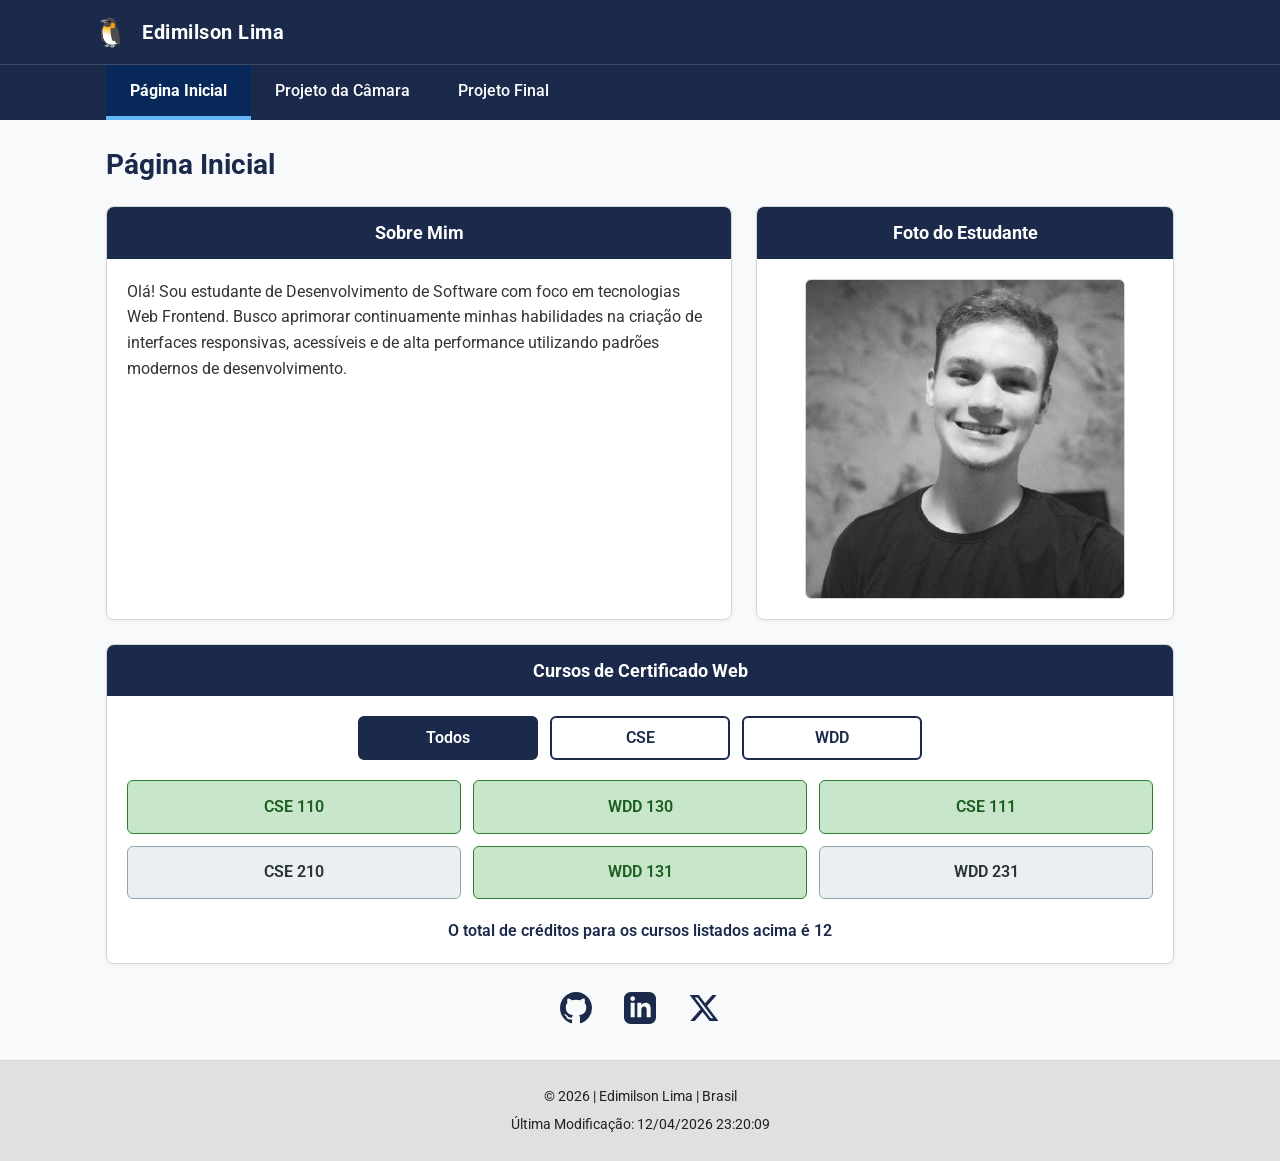
<file: index.html>
<!DOCTYPE html>
<html lang="pt-BR">
<head>
  <meta charset="UTF-8">
  <meta name="viewport" content="width=device-width, initial-scale=1.0">
  <title>WDD 231 - Página Inicial do Curso</title>
  <meta name="description" content="Página inicial do curso WDD 231 , certificações e navegação responsiva">
  <meta name="author" content="Edimilson Lima">
  <link rel="preconnect" href="https://fonts.googleapis.com">
  <link rel="preconnect" href="https://fonts.gstatic.com" crossorigin>
  <link href="https://fonts.googleapis.com/css2?family=Roboto:wght@400;500;700&display=swap" rel="stylesheet">
  <link rel="stylesheet" href="estilos/normalize.css">
  <link rel="stylesheet" href="estilos/telas-pequenas.css">
  <link rel="stylesheet" href="estilos/maior.css">
  <script src="scripts/navegacao.js" defer></script>
  <script src="scripts/data.js" defer></script>
  <script src="scripts/curso.js" defer></script>
</head>
<body>
  <header>
    <div class="header-container">
      <div class="site-branding">
        <img src="imagens/logo.svg" alt="Logotipo do site" width="40" height="40">
        <span class="site-title">Edimilson Lima</span>
      </div>
      <button id="hamburgerBtn" class="hamburger-btn" aria-label="Abrir menu de navegação" aria-expanded="false">☰</button>
    </div>
  </header>

  <nav>
    <ul id="navList" class="nav-list">
      <li><a href="index.html" class="active">Página Inicial</a></li>
      <li><a href="camara/index.html">Projeto da Câmara</a></li>
      <li><a href="#">Projeto Final</a></li>
    </ul>
  </nav>

  <main>
    <h1 class="page-title">Página Inicial</h1>

    <div class="dashboard-grid">
      <section class="card about-card">
        <h2>Sobre Mim</h2>
        <div class="card-content">
          <p>
            Olá! Sou estudante de Desenvolvimento de Software com foco em tecnologias Web Frontend. 
            Busco aprimorar continuamente minhas habilidades na criação de interfaces responsivas, 
            acessíveis e de alta performance utilizando padrões modernos de desenvolvimento.
          </p>
        </div>
      </section>

      <section class="card photo-card">
        <h2>Foto do Estudante</h2>
        <div class="card-content">
          <img class="student-photo" src="imagens/profile.jpeg" alt="Foto do Estudante" width="400" height="400" loading="lazy">
        </div>
      </section>

      <section class="card courses-section">
        <h2>Cursos de Certificado Web</h2>
        <div class="card-content">
          <div class="filter-buttons">
            <button type="button" class="filter-btn active" data-filter="all">Todos</button>
            <button type="button" class="filter-btn" data-filter="cse">CSE</button>
            <button type="button" class="filter-btn" data-filter="wdd">WDD</button>
          </div>
          <div id="coursesContainer" class="courses-container"></div>
          <p class="credits-summary">O total de créditos para os cursos listados acima é <span id="totalCredits">0</span></p>
        </div>
      </section>
    </div>

    <div class="social-links">
      <a href="https://github.com" target="_blank" rel="noopener noreferrer" aria-label="Acessar perfil no GitHub">
        <img src="imagens/github.svg" alt="Ícone do GitHub" width="32" height="32">
      </a>
      <a href="https://linkedin.com" target="_blank" rel="noopener noreferrer" aria-label="Acessar perfil no LinkedIn">
        <img src="imagens/linkedin.svg" alt="Ícone do LinkedIn" width="32" height="32">
      </a>
      <a href="https://x.com" target="_blank" rel="noopener noreferrer" aria-label="Acessar perfil no X (Twitter)">
        <img src="imagens/x-twitter.svg" alt="Ícone do X (Twitter)" width="32" height="32">
      </a>
    </div>
  </main>

  <footer>
    <p>&copy; <span id="anoAtual"></span> | Edimilson Lima | Brasil</p>
    <p id="ultimaModificacao"></p>
  </footer>
</body>
</html>
</file>
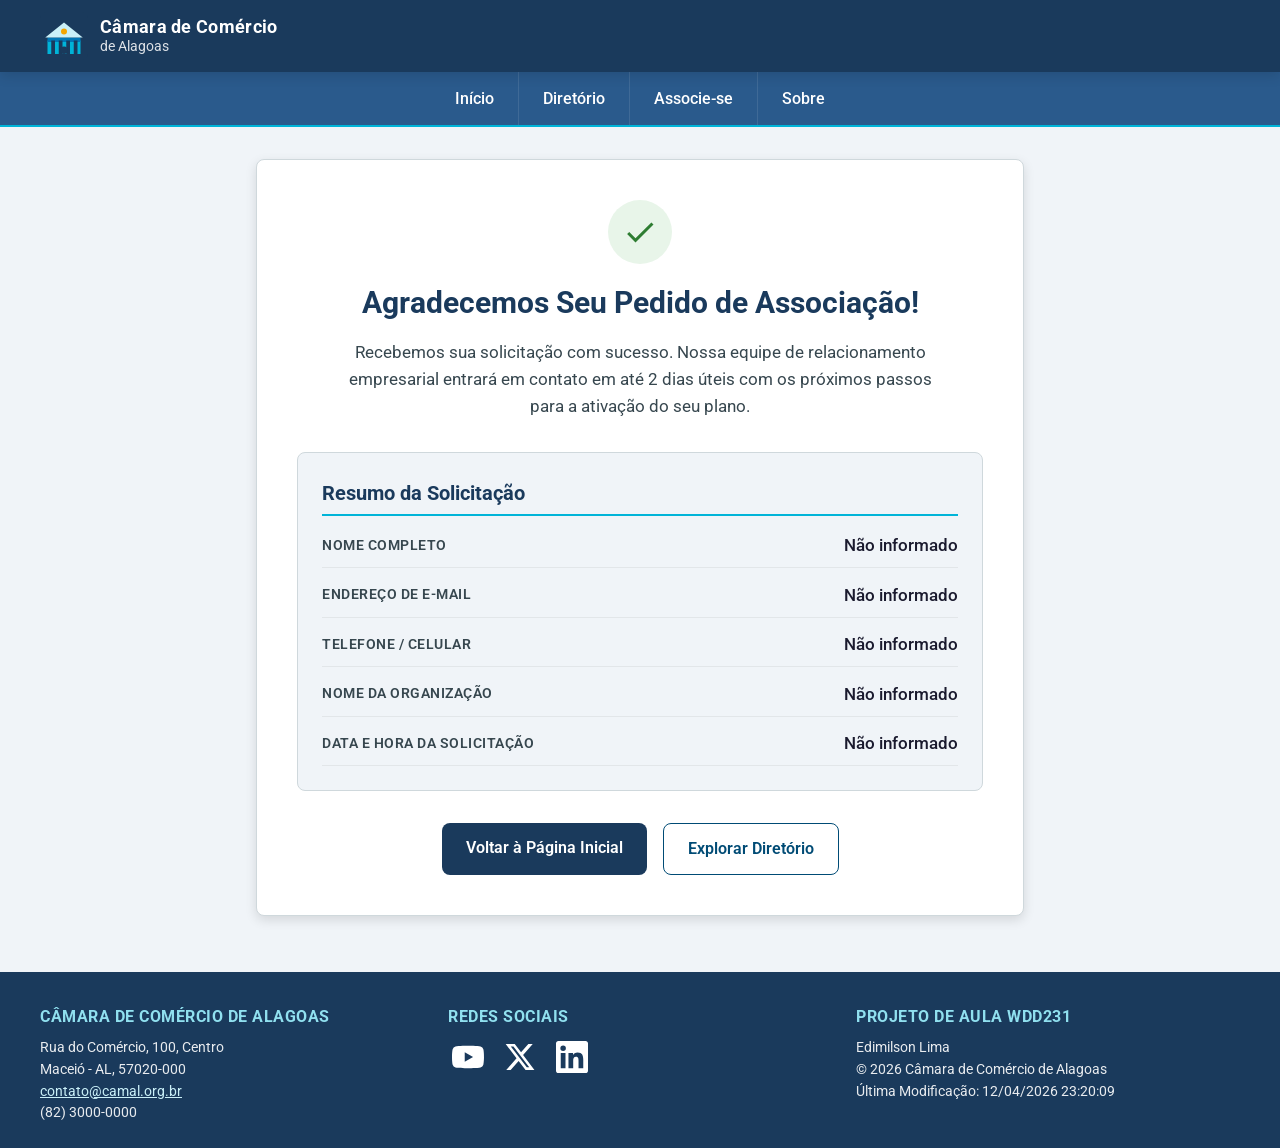
<file: camara/agradecimento.html>
<!DOCTYPE html>
<html lang="pt-BR">
<head>
  <meta charset="UTF-8">
  <meta name="viewport" content="width=device-width, initial-scale=1.0">
  <title>Câmara de Comércio de Alagoas | Confirmação de Associação</title>
  <meta name="description" content="Confirmação de recebimento do pedido de associação à Câmara de Comércio de Alagoas.">
  <meta name="author" content="Edimilson Lima">

  <meta property="og:type" content="website">
  <meta property="og:url" content="https://iorjunior.github.io/wdd231/camara/agradecimento.html">
  <meta property="og:title" content="Câmara de Comércio de Alagoas | Confirmação de Associação">
  <meta property="og:description" content="Agradecemos seu pedido de associação à Câmara de Comércio de Alagoas.">
  <meta property="og:image" content="https://iorjunior.github.io/wdd231/camara/imagens/og-camara.webp">

  <link rel="icon" type="image/svg+xml" href="imagens/favicon.svg">
  <link rel="preconnect" href="https://fonts.googleapis.com">
  <link rel="preconnect" href="https://fonts.gstatic.com" crossorigin>
  <link href="https://fonts.googleapis.com/css2?family=Roboto:wght@400;500;700&display=swap" rel="stylesheet">

  <link rel="stylesheet" href="estilos/normalize.css">
  <link rel="stylesheet" href="estilos/agradecimento.css">
  <script src="scripts/agradecimento.js" defer></script>
</head>
<body>
  <header>
    <div class="header-container">
      <div class="site-branding">
        <img src="imagens/favicon.svg" alt="Logotipo da Câmara de Comércio de Alagoas" width="48" height="48">
        <div class="branding-text">
          <span class="site-title">Câmara de Comércio</span>
          <span class="site-subtitle">de Alagoas</span>
        </div>
      </div>
      <button id="hamburgerBtn" class="hamburger-btn" aria-label="Abrir menu de navegação" aria-expanded="false" aria-controls="navList">
        &#9776;
      </button>
    </div>
  </header>

  <nav aria-label="Navegação principal">
    <ul id="navList" class="nav-list" role="list">
      <li><a href="index.html">Início</a></li>
      <li><a href="diretorio.html">Diretório</a></li>
      <li><a href="associacao.html">Associe-se</a></li>
      <li><a href="sobre.html">Sobre</a></li>
    </ul>
  </nav>

  <main>
    <section class="thank-you-card" aria-labelledby="thankYouTitle">
      <div class="success-badge" aria-hidden="true">
        <svg xmlns="http://www.w3.org/2000/svg" viewBox="0 0 24 24" fill="currentColor">
          <path d="M9 16.17L4.83 12l-1.42 1.41L9 19 21 7l-1.41-1.41z"/>
        </svg>
      </div>

      <h1 id="thankYouTitle" class="page-title">Agradecemos Seu Pedido de Associação!</h1>
      <p class="confirmation-message">Recebemos sua solicitação com sucesso. Nossa equipe de relacionamento empresarial entrará em contato em até 2 dias úteis com os próximos passos para a ativação do seu plano.</p>

      <section class="summary-container" aria-labelledby="summaryTitle">
        <h2 id="summaryTitle" class="summary-title">Resumo da Solicitação</h2>
        <div id="summaryList" class="summary-list">
          <p>Carregando dados da inscrição...</p>
        </div>
      </section>

      <div class="actions-group">
        <a href="index.html" class="btn-primary">Voltar à Página Inicial</a>
        <a href="diretorio.html" class="btn-secondary">Explorar Diretório</a>
      </div>
    </section>
  </main>

  <footer>
    <div class="footer-container">
      <div class="footer-address">
        <h2>Câmara de Comércio de Alagoas</h2>
        <p>Rua do Comércio, 100, Centro</p>
        <p>Maceió - AL, 57020-000</p>
        <p><a href="mailto:contato@camal.org.br">contato@camal.org.br</a></p>
        <p>(82) 3000-0000</p>
      </div>

      <div class="footer-social">
        <h2>Redes Sociais</h2>
        <div class="social-links">
          <a href="https://youtube.com" target="_blank" rel="noopener noreferrer" aria-label="Canal no YouTube">
            <svg xmlns="http://www.w3.org/2000/svg" width="32" height="32" viewBox="0 0 24 24" fill="currentColor" aria-hidden="true">
              <path d="M23.498 6.186a3.016 3.016 0 0 0-2.122-2.136C19.505 3.545 12 3.545 12 3.545s-7.505 0-9.377.505A3.017 3.017 0 0 0 .502 6.186C0 8.07 0 12 0 12s0 3.93.502 5.814a3.016 3.016 0 0 0 2.122 2.136c1.871.505 9.376.505 9.376.505s7.505 0 9.377-.505a3.015 3.015 0 0 0 2.122-2.136C24 15.93 24 12 24 12s0-3.93-.502-5.814zM9.545 15.568V8.432L15.818 12l-6.273 3.568z"/>
            </svg>
          </a>
          <a href="https://x.com" target="_blank" rel="noopener noreferrer" aria-label="Perfil no X (Twitter)">
            <svg xmlns="http://www.w3.org/2000/svg" width="32" height="32" viewBox="0 0 24 24" fill="currentColor" aria-hidden="true">
              <path d="M18.244 2.25h3.308l-7.227 8.26 8.502 11.24H16.17l-5.214-6.817L4.99 21.75H1.68l7.73-8.835L1.254 2.25H8.08l4.713 6.231zm-1.161 17.52h1.833L7.084 4.126H5.117z"/>
            </svg>
          </a>
          <a href="https://linkedin.com" target="_blank" rel="noopener noreferrer" aria-label="Página no LinkedIn">
            <svg xmlns="http://www.w3.org/2000/svg" width="32" height="32" viewBox="0 0 24 24" fill="currentColor" aria-hidden="true">
              <path d="M20.447 20.452h-3.554v-5.569c0-1.328-.027-3.037-1.852-3.037-1.853 0-2.136 1.445-2.136 2.939v5.667H9.351V9h3.414v1.561h.046c.477-.9 1.637-1.85 3.37-1.85 3.601 0 4.267 2.37 4.267 5.455v6.286zM5.337 7.433a2.062 2.062 0 0 1-2.063-2.065 2.064 2.064 0 1 1 2.063 2.065zm1.782 13.019H3.555V9h3.564v11.452zM22.225 0H1.771C.792 0 0 .774 0 1.729v20.542C0 23.227.792 24 1.771 24h20.451C23.2 24 24 23.227 24 22.271V1.729C24 .774 23.2 0 22.222 0h.003z"/>
            </svg>
          </a>
        </div>
      </div>

      <div class="footer-info">
        <h2>Projeto de Aula WDD231</h2>
        <p>Edimilson Lima</p>
        <p>&copy; <span id="currentYear"></span> Câmara de Comércio de Alagoas</p>
        <p>Última Modificação: <span id="lastModified"></span></p>
      </div>
    </div>
  </footer>
</body>
</html>
</file>
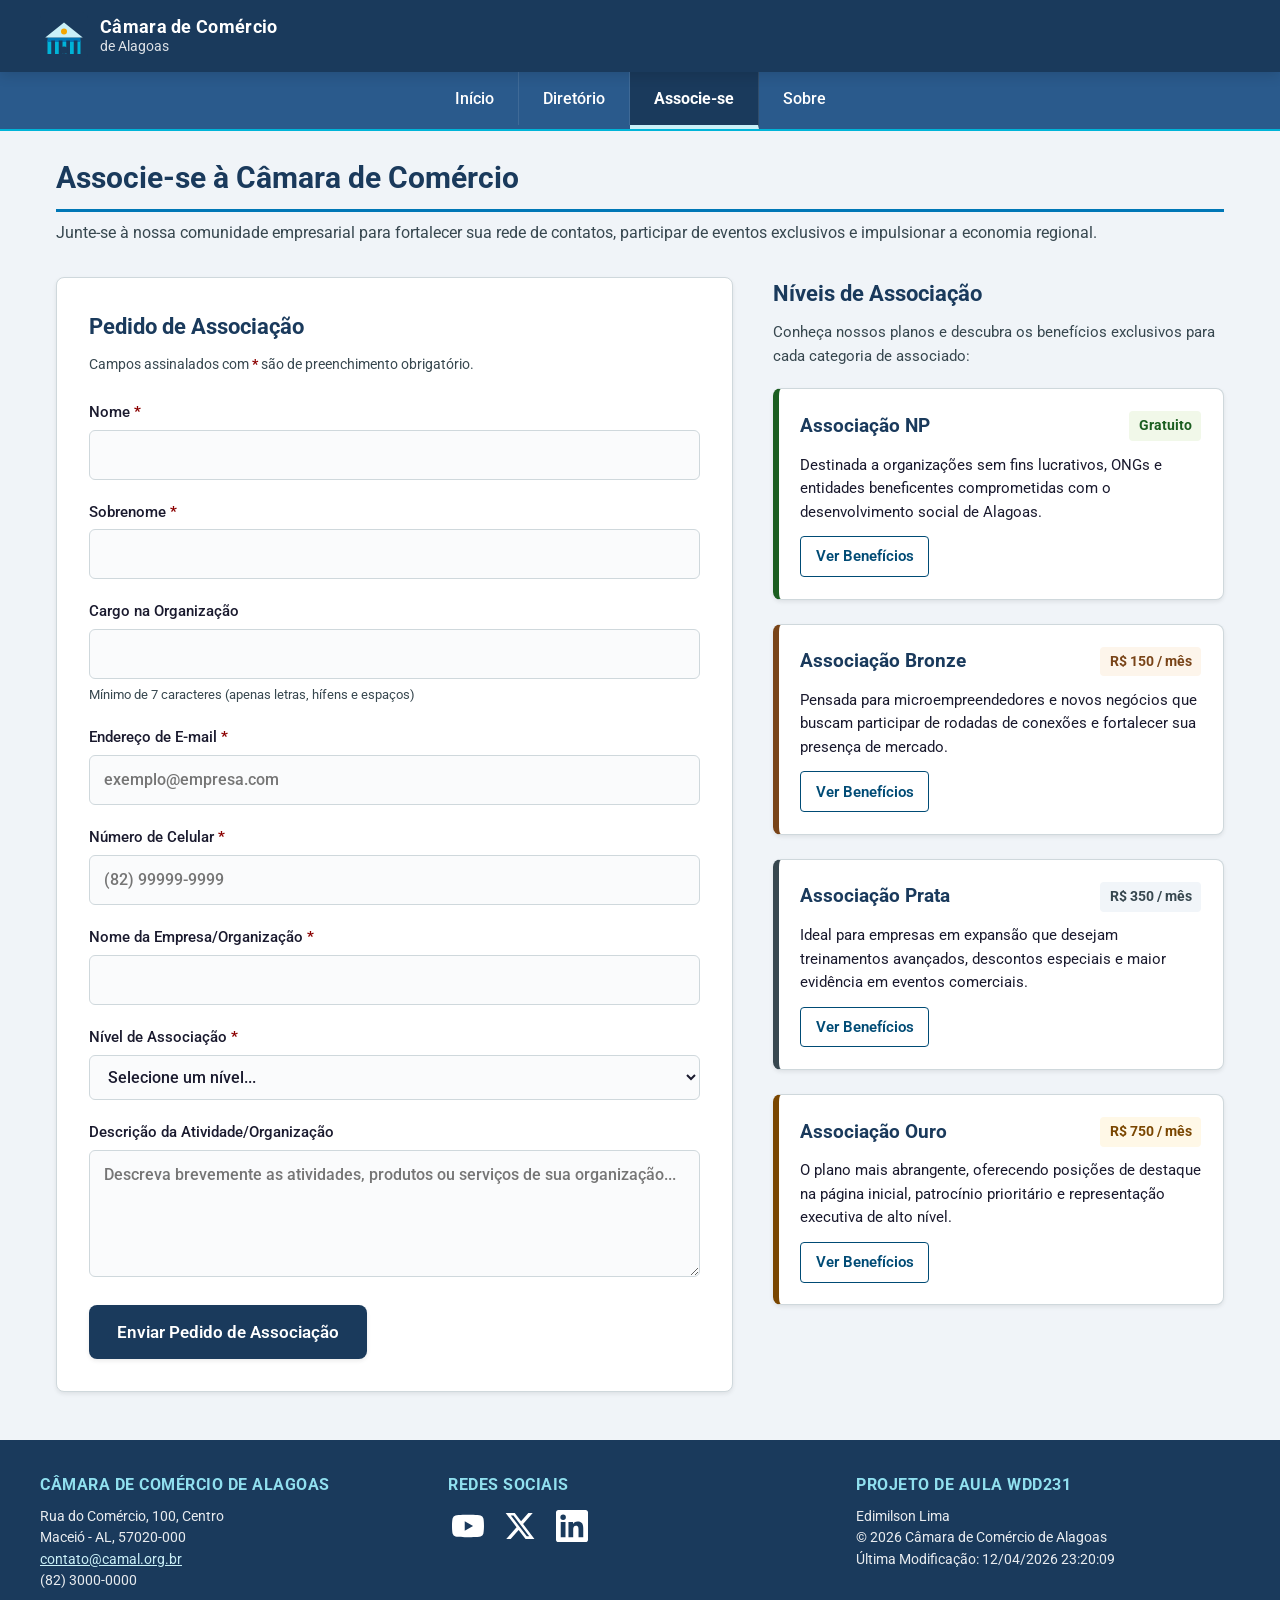
<file: camara/associacao.html>
<!DOCTYPE html>
<html lang="pt-BR">
<head>
  <meta charset="UTF-8">
  <meta name="viewport" content="width=device-width, initial-scale=1.0">
  <title>Câmara de Comércio de Alagoas | Associe-se</title>
  <meta name="description" content="Associe-se à Câmara de Comércio de Alagoas. Formulário de filiação empresarial e benefícios de membros NP, Bronze, Prata e Ouro.">
  <meta name="author" content="Edimilson Lima">

  <meta property="og:type" content="website">
  <meta property="og:url" content="https://iorjunior.github.io/wdd231/camara/associacao.html">
  <meta property="og:title" content="Câmara de Comércio de Alagoas | Associe-se">
  <meta property="og:description" content="Faça parte da Câmara de Comércio de Alagoas e impulsione os negócios da sua organização.">
  <meta property="og:image" content="https://iorjunior.github.io/wdd231/camara/imagens/og-camara.webp">

  <link rel="icon" type="image/svg+xml" href="imagens/favicon.svg">
  <link rel="preconnect" href="https://fonts.googleapis.com">
  <link rel="preconnect" href="https://fonts.gstatic.com" crossorigin>
  <link href="https://fonts.googleapis.com/css2?family=Roboto:wght@400;500;700&display=swap" rel="stylesheet">

  <link rel="stylesheet" href="estilos/normalize.css">
  <link rel="stylesheet" href="estilos/associacao.css">
  <script src="scripts/associacao.js" defer></script>
</head>
<body>
  <header>
    <div class="header-container">
      <div class="site-branding">
        <img src="imagens/favicon.svg" alt="Logotipo da Câmara de Comércio de Alagoas" width="48" height="48">
        <div class="branding-text">
          <span class="site-title">Câmara de Comércio</span>
          <span class="site-subtitle">de Alagoas</span>
        </div>
      </div>
      <button id="hamburgerBtn" class="hamburger-btn" aria-label="Abrir menu de navegação" aria-expanded="false" aria-controls="navList">
        &#9776;
      </button>
    </div>
  </header>

  <nav aria-label="Navegação principal">
    <ul id="navList" class="nav-list" role="list">
      <li><a href="index.html">Início</a></li>
      <li><a href="diretorio.html">Diretório</a></li>
      <li><a href="associacao.html" class="active" aria-current="page">Associe-se</a></li>
      <li><a href="sobre.html">Sobre</a></li>
    </ul>
  </nav>

  <main>
    <h1 class="page-title">Associe-se à Câmara de Comércio</h1>
    <p class="page-intro">Junte-se à nossa comunidade empresarial para fortalecer sua rede de contatos, participar de eventos exclusivos e impulsionar a economia regional.</p>

    <div class="join-container">
      <section class="form-section" aria-labelledby="formTitle">
        <h2 id="formTitle">Pedido de Associação</h2>
        <p class="form-help-text">Campos assinalados com <span class="required-indicator">*</span> são de preenchimento obrigatório.</p>

        <form method="get" action="agradecimento.html" class="join-form">
          <div class="form-group">
            <label for="firstName">
              <span>Nome <span class="required-indicator" aria-hidden="true">*</span></span>
              <input type="text" id="firstName" name="firstName" required title="Digite seu primeiro nome" autocomplete="given-name">
            </label>
          </div>

          <div class="form-group">
            <label for="lastName">
              <span>Sobrenome <span class="required-indicator" aria-hidden="true">*</span></span>
              <input type="text" id="lastName" name="lastName" required title="Digite seu sobrenome" autocomplete="family-name">
            </label>
          </div>

          <div class="form-group">
            <label for="orgTitle">
              <span>Cargo na Organização</span>
              <input type="text" id="orgTitle" name="orgTitle" title="Cargo na organização (mínimo de 7 caracteres com apenas letras, hífens e espaços)" autocomplete="organization-title" pattern="[A-Za-zÀ-ÿ\s-]{7,}">
              <span class="field-hint">Mínimo de 7 caracteres (apenas letras, hífens e espaços)</span>
            </label>
          </div>

          <div class="form-group">
            <label for="email">
              <span>Endereço de E-mail <span class="required-indicator" aria-hidden="true">*</span></span>
              <input type="email" id="email" name="email" required title="Digite um endereço de e-mail corporativo válido" autocomplete="email" placeholder="exemplo@empresa.com">
            </label>
          </div>

          <div class="form-group">
            <label for="phone">
              <span>Número de Celular <span class="required-indicator" aria-hidden="true">*</span></span>
              <input type="tel" id="phone" name="phone" required title="Digite seu número de telefone ou celular" autocomplete="tel" placeholder="(82) 99999-9999">
            </label>
          </div>

          <div class="form-group">
            <label for="organization">
              <span>Nome da Empresa/Organização <span class="required-indicator" aria-hidden="true">*</span></span>
              <input type="text" id="organization" name="organization" required title="Digite o nome da empresa ou organização" autocomplete="organization">
            </label>
          </div>

          <div class="form-group">
            <label for="membershipLevel">
              <span>Nível de Associação <span class="required-indicator" aria-hidden="true">*</span></span>
              <select id="membershipLevel" name="membershipLevel" required title="Selecione o nível de associação desejado">
                <option value="" disabled selected>Selecione um nível...</option>
                <option value="np">Associação NP (Sem fins lucrativos - Gratuita)</option>
                <option value="bronze">Associação Bronze</option>
                <option value="silver">Associação Prata (Silver)</option>
                <option value="gold">Associação Ouro (Gold)</option>
              </select>
            </label>
          </div>

          <div class="form-group">
            <label for="description">
              <span>Descrição da Atividade/Organização</span>
              <textarea id="description" name="description" title="Descrição da atividade ou organização" rows="4" placeholder="Descreva brevemente as atividades, produtos ou serviços de sua organização..."></textarea>
            </label>
          </div>

          <input type="hidden" id="timestamp" name="timestamp">

          <button type="submit" class="submit-btn">Enviar Pedido de Associação</button>
        </form>
      </section>

      <aside class="membership-levels-section" aria-labelledby="levelsTitle">
        <h2 id="levelsTitle">Níveis de Associação</h2>
        <p class="levels-intro">Conheça nossos planos e descubra os benefícios exclusivos para cada categoria de associado:</p>

        <div class="cards-container">
          <article class="membership-card card-np">
            <div class="card-title-group">
              <h3>Associação NP</h3>
              <span class="card-price-tag">Gratuito</span>
            </div>
            <p>Destinada a organizações sem fins lucrativos, ONGs e entidades beneficentes comprometidas com o desenvolvimento social de Alagoas.</p>
            <button type="button" class="open-modal-btn" data-modal="modal-np" aria-haspopup="dialog">Ver Benefícios</button>
          </article>

          <article class="membership-card card-bronze">
            <div class="card-title-group">
              <h3>Associação Bronze</h3>
              <span class="card-price-tag">R$ 150 / mês</span>
            </div>
            <p>Pensada para microempreendedores e novos negócios que buscam participar de rodadas de conexões e fortalecer sua presença de mercado.</p>
            <button type="button" class="open-modal-btn" data-modal="modal-bronze" aria-haspopup="dialog">Ver Benefícios</button>
          </article>

          <article class="membership-card card-silver">
            <div class="card-title-group">
              <h3>Associação Prata</h3>
              <span class="card-price-tag">R$ 350 / mês</span>
            </div>
            <p>Ideal para empresas em expansão que desejam treinamentos avançados, descontos especiais e maior evidência em eventos comerciais.</p>
            <button type="button" class="open-modal-btn" data-modal="modal-silver" aria-haspopup="dialog">Ver Benefícios</button>
          </article>

          <article class="membership-card card-gold">
            <div class="card-title-group">
              <h3>Associação Ouro</h3>
              <span class="card-price-tag">R$ 750 / mês</span>
            </div>
            <p>O plano mais abrangente, oferecendo posições de destaque na página inicial, patrocínio prioritário e representação executiva de alto nível.</p>
            <button type="button" class="open-modal-btn" data-modal="modal-gold" aria-haspopup="dialog">Ver Benefícios</button>
          </article>
        </div>
      </aside>
    </div>

    <!-- Modais de Informações de Benefícios -->
    <dialog class="membership-modal" id="modal-np" aria-labelledby="modalNpTitle">
      <div class="modal-content">
        <div class="modal-header">
          <h3 id="modalNpTitle">Associação NP (Sem Fins Lucrativos)</h3>
          <button type="button" class="close-modal-btn" aria-label="Fechar janela">&times;</button>
        </div>
        <div class="modal-body">
          <p>A <strong>Associação NP</strong> é 100% gratuita e visa apoiar entidades sociais e comunitárias do estado de Alagoas.</p>
          <h4>Benefícios Inclusos:</h4>
          <ul class="benefits-list">
            <li>Isenção total de mensalidades e taxas associativas.</li>
            <li>Inclusão de registro no Diretório Geral de Membros da Câmara.</li>
            <li>Acesso às reuniões bimestrais de alinhamento com a comunidade.</li>
            <li>Divulgação de ações beneficentes e campanhas no boletim mensal.</li>
            <li>Acesso aos espaços de auditório mediante agendamento prévio.</li>
          </ul>
        </div>
        <div class="modal-footer">
          <button type="button" class="modal-close-action">Fechar</button>
        </div>
      </div>
    </dialog>

    <dialog class="membership-modal" id="modal-bronze" aria-labelledby="modalBronzeTitle">
      <div class="modal-content">
        <div class="modal-header">
          <h3 id="modalBronzeTitle">Associação Bronze</h3>
          <button type="button" class="close-modal-btn" aria-label="Fechar janela">&times;</button>
        </div>
        <div class="modal-body">
          <p>O plano <strong>Bronze</strong> é o ponto de partida ideal para pequenas empresas e profissionais autônomos.</p>
          <h4>Benefícios Inclusos:</h4>
          <ul class="benefits-list">
            <li>Taxa mensal acessível com suporte a novos empreendimentos.</li>
            <li>Participação livre nos encontros mensais de networking e café de negócios.</li>
            <li>10% de desconto em workshops, cursos e palestras promovidos pela Câmara.</li>
            <li>Listagem no Diretório de Membros com selo oficial de associado Bronze.</li>
            <li>Acesso ao canal fechado de oportunidades de compras e fornecimento local.</li>
          </ul>
        </div>
        <div class="modal-footer">
          <button type="button" class="modal-close-action">Fechar</button>
        </div>
      </div>
    </dialog>

    <dialog class="membership-modal" id="modal-silver" aria-labelledby="modalSilverTitle">
      <div class="modal-content">
        <div class="modal-header">
          <h3 id="modalSilverTitle">Associação Prata (Silver)</h3>
          <button type="button" class="close-modal-btn" aria-label="Fechar janela">&times;</button>
        </div>
        <div class="modal-body">
          <p>O plano <strong>Prata</strong> oferece ferramentas intermediárias de visibilidade estratégica e qualificação da equipe.</p>
          <h4>Benefícios Inclusos:</h4>
          <ul class="benefits-list">
            <li>Todos os benefícios previstos na categoria Bronze.</li>
            <li>25% de desconto em cursos profissionalizantes e eventos anuais.</li>
            <li>Destaque visual especial no Diretório Geral de Empresas de Alagoas.</li>
            <li>Desconto de 30% na locação de estandes para feiras e exposições.</li>
            <li>2 ingressos cortesia para o Encontro Anual de Líderes Empresariais.</li>
            <li>Publicação trimestral de artigo ou case de sucesso da empresa na revista digital.</li>
          </ul>
        </div>
        <div class="modal-footer">
          <button type="button" class="modal-close-action">Fechar</button>
        </div>
      </div>
    </dialog>

    <dialog class="membership-modal" id="modal-gold" aria-labelledby="modalGoldTitle">
      <div class="modal-content">
        <div class="modal-header">
          <h3 id="modalGoldTitle">Associação Ouro (Gold)</h3>
          <button type="button" class="close-modal-btn" aria-label="Fechar janela">&times;</button>
        </div>
        <div class="modal-body">
          <p>A <strong>Associação Ouro</strong> é nossa categoria de excelência para marcas consolidadas com alto impacto socioeconômico.</p>
          <h4>Benefícios Inclusos:</h4>
          <ul class="benefits-list">
            <li>Todos os benefícios oferecidos nas categorias Bronze e Prata.</li>
            <li>Destaque permanente na seção de "Empresas em Destaque" na página inicial do portal.</li>
            <li>Cota de patrocínio com logotipo em todos os grandes eventos do calendário oficial.</li>
            <li>Estande gratuito em até 2 feiras anuais promovidas pela Câmara de Comércio.</li>
            <li>Participação exclusiva em conselhos consultivos de desenvolvimento regional.</li>
            <li>Consultorias personalizadas em inovação, captação de recursos e comércio exterior.</li>
            <li>Acesso VIP ilimitado aos salões e auditórios executivos da entidade.</li>
          </ul>
        </div>
        <div class="modal-footer">
          <button type="button" class="modal-close-action">Fechar</button>
        </div>
      </div>
    </dialog>
  </main>

  <footer>
    <div class="footer-container">
      <div class="footer-address">
        <h2>Câmara de Comércio de Alagoas</h2>
        <p>Rua do Comércio, 100, Centro</p>
        <p>Maceió - AL, 57020-000</p>
        <p><a href="mailto:contato@camal.org.br">contato@camal.org.br</a></p>
        <p>(82) 3000-0000</p>
      </div>

      <div class="footer-social">
        <h2>Redes Sociais</h2>
        <div class="social-links">
          <a href="https://youtube.com" target="_blank" rel="noopener noreferrer" aria-label="Canal no YouTube">
            <svg xmlns="http://www.w3.org/2000/svg" width="32" height="32" viewBox="0 0 24 24" fill="currentColor" aria-hidden="true">
              <path d="M23.498 6.186a3.016 3.016 0 0 0-2.122-2.136C19.505 3.545 12 3.545 12 3.545s-7.505 0-9.377.505A3.017 3.017 0 0 0 .502 6.186C0 8.07 0 12 0 12s0 3.93.502 5.814a3.016 3.016 0 0 0 2.122 2.136c1.871.505 9.376.505 9.376.505s7.505 0 9.377-.505a3.015 3.015 0 0 0 2.122-2.136C24 15.93 24 12 24 12s0-3.93-.502-5.814zM9.545 15.568V8.432L15.818 12l-6.273 3.568z"/>
            </svg>
          </a>
          <a href="https://x.com" target="_blank" rel="noopener noreferrer" aria-label="Perfil no X (Twitter)">
            <svg xmlns="http://www.w3.org/2000/svg" width="32" height="32" viewBox="0 0 24 24" fill="currentColor" aria-hidden="true">
              <path d="M18.244 2.25h3.308l-7.227 8.26 8.502 11.24H16.17l-5.214-6.817L4.99 21.75H1.68l7.73-8.835L1.254 2.25H8.08l4.713 6.231zm-1.161 17.52h1.833L7.084 4.126H5.117z"/>
            </svg>
          </a>
          <a href="https://linkedin.com" target="_blank" rel="noopener noreferrer" aria-label="Página no LinkedIn">
            <svg xmlns="http://www.w3.org/2000/svg" width="32" height="32" viewBox="0 0 24 24" fill="currentColor" aria-hidden="true">
              <path d="M20.447 20.452h-3.554v-5.569c0-1.328-.027-3.037-1.852-3.037-1.853 0-2.136 1.445-2.136 2.939v5.667H9.351V9h3.414v1.561h.046c.477-.9 1.637-1.85 3.37-1.85 3.601 0 4.267 2.37 4.267 5.455v6.286zM5.337 7.433a2.062 2.062 0 0 1-2.063-2.065 2.064 2.064 0 1 1 2.063 2.065zm1.782 13.019H3.555V9h3.564v11.452zM22.225 0H1.771C.792 0 0 .774 0 1.729v20.542C0 23.227.792 24 1.771 24h20.451C23.2 24 24 23.227 24 22.271V1.729C24 .774 23.2 0 22.222 0h.003z"/>
            </svg>
          </a>
        </div>
      </div>

      <div class="footer-info">
        <h2>Projeto de Aula WDD231</h2>
        <p>Edimilson Lima</p>
        <p>&copy; <span id="currentYear"></span> Câmara de Comércio de Alagoas</p>
        <p>Última Modificação: <span id="lastModified"></span></p>
      </div>
    </div>
  </footer>
</body>
</html>
</file>
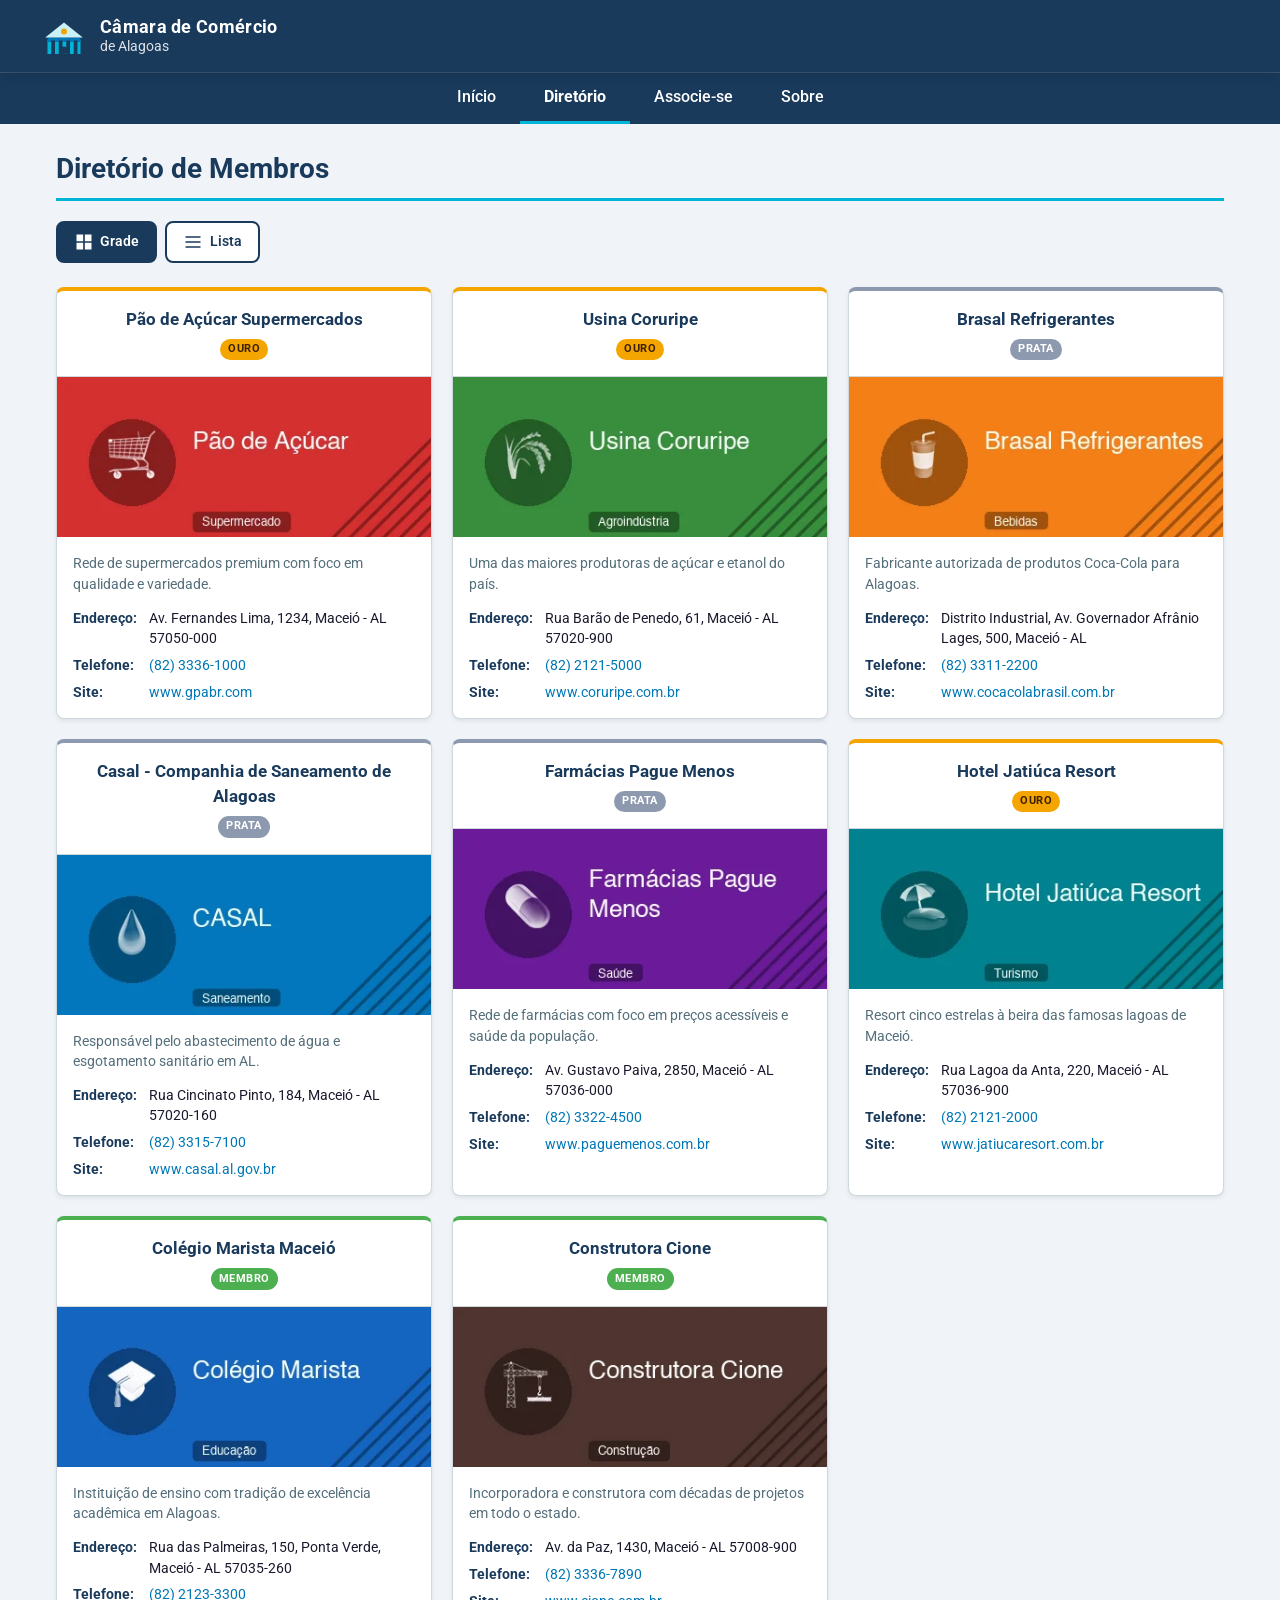
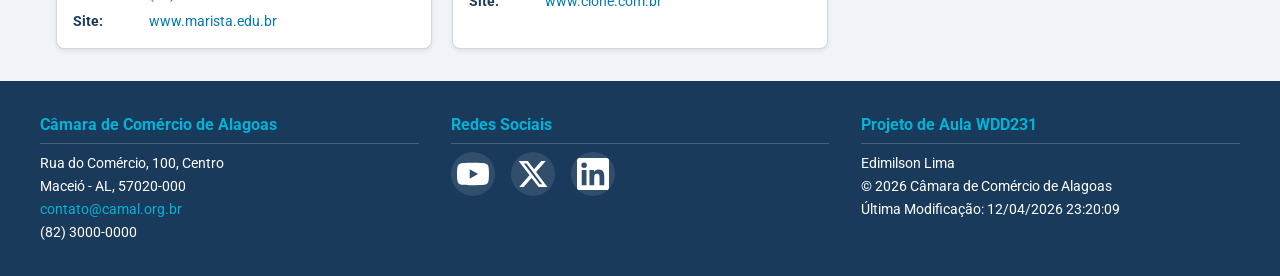
<file: camara/diretorio.html>
<!DOCTYPE html>
<html lang="pt-BR">
<head>
  <meta charset="UTF-8">
  <meta name="viewport" content="width=device-width, initial-scale=1.0">
  <title>Diretório de Membros | Câmara de Comércio de Alagoas</title>
  <meta name="description" content="Diretório de empresas associadas à Câmara de Comércio de Alagoas. Encontre empresas locais, seus contatos e informações.">
  <meta name="author" content="Edimilson Lima">

  <meta property="og:type" content="website">
  <meta property="og:url" content="https://iorjunior.github.io/wdd231/camara/diretorio.html">
  <meta property="og:title" content="Diretório de Membros | Câmara de Comércio de Alagoas">
  <meta property="og:description" content="Encontre empresas locais associadas à Câmara de Comércio de Alagoas. Diretório completo com contatos e informações.">
  <meta property="og:image" content="https://iorjunior.github.io/wdd231/camara/imagens/og-camara.webp">

  <link rel="icon" type="image/svg+xml" href="imagens/favicon.svg">
  <link rel="preconnect" href="https://fonts.googleapis.com">
  <link rel="preconnect" href="https://fonts.gstatic.com" crossorigin>
  <link href="https://fonts.googleapis.com/css2?family=Roboto:wght@400;500;700&display=swap" rel="stylesheet">

  <link rel="stylesheet" href="estilos/normalize.css">
  <link rel="stylesheet" href="estilos/diretorio.css">
  <script src="scripts/diretorio.js" defer></script>
</head>
<body>
  <header>
    <div class="header-container">
      <div class="site-branding">
        <img src="imagens/favicon.svg" alt="Logotipo da Câmara de Comércio de Alagoas" width="48" height="48">
        <div class="branding-text">
          <span class="site-title">Câmara de Comércio</span>
          <span class="site-subtitle">de Alagoas</span>
        </div>
      </div>
      <button id="hamburgerBtn" class="hamburger-btn" aria-label="Abrir menu de navegação" aria-expanded="false" aria-controls="navList">
        &#9776;
      </button>
    </div>
  </header>

  <nav aria-label="Navegação principal">
    <ul id="navList" class="nav-list" role="list">
      <li><a href="index.html">Início</a></li>
      <li><a href="diretorio.html" class="active" aria-current="page">Diretório</a></li>
      <li><a href="associe-se.html">Associe-se</a></li>
      <li><a href="sobre.html">Sobre</a></li>
    </ul>
  </nav>

  <main>
    <h1 class="page-title">Diretório de Membros</h1>

    <div class="view-controls" role="group" aria-label="Alternar visualização">
      <button id="btnGrid" class="view-btn active" aria-pressed="true" title="Visualização em grade">
        <svg xmlns="http://www.w3.org/2000/svg" width="20" height="20" viewBox="0 0 24 24" fill="currentColor" aria-hidden="true">
          <path d="M3 3h8v8H3zm10 0h8v8h-8zM3 13h8v8H3zm10 0h8v8h-8z"/>
        </svg>
        Grade
      </button>
      <button id="btnList" class="view-btn" aria-pressed="false" title="Visualização em lista">
        <svg xmlns="http://www.w3.org/2000/svg" width="20" height="20" viewBox="0 0 24 24" fill="currentColor" aria-hidden="true">
          <path d="M3 5h18v2H3zm0 6h18v2H3zm0 6h18v2H3z"/>
        </svg>
        Lista
      </button>
    </div>

    <div id="membersContainer" class="members-grid" role="list" aria-label="Lista de membros da câmara">
    </div>
  </main>

  <footer>
    <div class="footer-container">
      <div class="footer-address">
        <h2>Câmara de Comércio de Alagoas</h2>
        <p>Rua do Comércio, 100, Centro</p>
        <p>Maceió - AL, 57020-000</p>
        <p><a href="mailto:contato@camal.org.br">contato@camal.org.br</a></p>
        <p>(82) 3000-0000</p>
      </div>

      <div class="footer-social">
        <h2>Redes Sociais</h2>
        <div class="social-links">
          <a href="https://youtube.com" target="_blank" rel="noopener noreferrer" aria-label="Canal no YouTube">
            <svg xmlns="http://www.w3.org/2000/svg" width="32" height="32" viewBox="0 0 24 24" fill="currentColor" aria-hidden="true">
              <path d="M23.498 6.186a3.016 3.016 0 0 0-2.122-2.136C19.505 3.545 12 3.545 12 3.545s-7.505 0-9.377.505A3.017 3.017 0 0 0 .502 6.186C0 8.07 0 12 0 12s0 3.93.502 5.814a3.016 3.016 0 0 0 2.122 2.136c1.871.505 9.376.505 9.376.505s7.505 0 9.377-.505a3.015 3.015 0 0 0 2.122-2.136C24 15.93 24 12 24 12s0-3.93-.502-5.814zM9.545 15.568V8.432L15.818 12l-6.273 3.568z"/>
            </svg>
          </a>
          <a href="https://x.com" target="_blank" rel="noopener noreferrer" aria-label="Perfil no X (Twitter)">
            <svg xmlns="http://www.w3.org/2000/svg" width="32" height="32" viewBox="0 0 24 24" fill="currentColor" aria-hidden="true">
              <path d="M18.244 2.25h3.308l-7.227 8.26 8.502 11.24H16.17l-5.214-6.817L4.99 21.75H1.68l7.73-8.835L1.254 2.25H8.08l4.713 6.231zm-1.161 17.52h1.833L7.084 4.126H5.117z"/>
            </svg>
          </a>
          <a href="https://linkedin.com" target="_blank" rel="noopener noreferrer" aria-label="Página no LinkedIn">
            <svg xmlns="http://www.w3.org/2000/svg" width="32" height="32" viewBox="0 0 24 24" fill="currentColor" aria-hidden="true">
              <path d="M20.447 20.452h-3.554v-5.569c0-1.328-.027-3.037-1.852-3.037-1.853 0-2.136 1.445-2.136 2.939v5.667H9.351V9h3.414v1.561h.046c.477-.9 1.637-1.85 3.37-1.85 3.601 0 4.267 2.37 4.267 5.455v6.286zM5.337 7.433a2.062 2.062 0 0 1-2.063-2.065 2.064 2.064 0 1 1 2.063 2.065zm1.782 13.019H3.555V9h3.564v11.452zM22.225 0H1.771C.792 0 0 .774 0 1.729v20.542C0 23.227.792 24 1.771 24h20.451C23.2 24 24 23.227 24 22.271V1.729C24 .774 23.2 0 22.222 0h.003z"/>
            </svg>
          </a>
        </div>
      </div>

      <div class="footer-info">
        <h2>Projeto de Aula WDD231</h2>
        <p>Edimilson Lima</p>
        <p>&copy; <span id="currentYear"></span> Câmara de Comércio de Alagoas</p>
        <p>Última Modificação: <span id="lastModified"></span></p>
      </div>
    </div>
  </footer>
</body>
</html>
</file>
<file: estilos/telas-pequenas.css>
:root {
  --primary-color: #1b2a4a;
  --primary-light: #2c4270;
  --secondary-color: #0d47a1;
  --accent-color: #e3f2fd;
  --completed-bg: #c8e6c9;
  --completed-border: #2e7d32;
  --completed-text: #1b5e20;
  --incomplete-bg: #eceff1;
  --incomplete-border: #90a4ae;
  --incomplete-text: #263238;
  --text-dark: #212121;
  --text-light: #ffffff;
  --bg-light: #f8f9fa;
  --bg-card: #ffffff;
  --border-color: #cfd8dc;
  --font-main: 'Roboto', system-ui, -apple-system, sans-serif;
}

body {
  font-family: var(--font-main);
  color: var(--text-dark);
  background-color: var(--bg-light);
  display: flex;
  flex-direction: column;
  min-height: 100vh;
}

header {
  background-color: var(--primary-color);
  color: var(--text-light);
  padding: 0.75rem 1rem;
}

.header-container {
  display: flex;
  align-items: center;
  justify-content: space-between;
  max-width: 1100px;
  margin: 0 auto;
}

.site-branding {
  display: flex;
  align-items: center;
  gap: 0.75rem;
}

.site-branding img {
  width: 40px;
  height: 40px;
}

.site-title {
  font-size: 1.25rem;
  font-weight: 700;
  letter-spacing: 0.5px;
}

.hamburger-btn {
  background: transparent;
  border: 1px solid var(--text-light);
  color: var(--text-light);
  font-size: 1.5rem;
  padding: 0.25rem 0.6rem;
  cursor: pointer;
  border-radius: 4px;
  line-height: 1;
}

.hamburger-btn:hover,
.hamburger-btn:focus-visible {
  background-color: var(--primary-light);
  outline: 2px solid var(--text-light);
}

nav {
  background-color: var(--primary-color);
  color: var(--text-light);
}

.nav-list {
  list-style: none;
  display: none;
  flex-direction: column;
  width: 100%;
}

.nav-list.open {
  display: flex;
}

.nav-list a {
  display: block;
  padding: 0.85rem 1.25rem;
  color: var(--text-light);
  font-weight: 500;
  border-bottom: 1px solid rgba(255, 255, 255, 0.1);
  transition: background-color 0.2s ease;
}

.nav-list a:hover,
.nav-list a:focus-visible {
  background-color: var(--secondary-color);
}

.nav-list a.active {
  background-color: #08285a;
  border-left: 4px solid #64b5f6;
  font-weight: 700;
}

main {
  flex: 1;
  max-width: 1100px;
  width: 100%;
  margin: 0 auto;
  padding: 1.5rem 1rem;
}

.page-title {
  font-size: 1.75rem;
  margin-bottom: 1.25rem;
  color: var(--primary-color);
}

.dashboard-grid {
  display: grid;
  grid-template-columns: 1fr;
  gap: 1.5rem;
}

.card {
  background-color: var(--bg-card);
  border: 1px solid var(--border-color);
  border-radius: 8px;
  overflow: hidden;
  box-shadow: 0 2px 4px rgba(0, 0, 0, 0.05);
}

.card h2 {
  background-color: var(--primary-color);
  color: var(--text-light);
  font-size: 1.15rem;
  padding: 0.75rem 1rem;
  text-align: center;
}

.card-content {
  padding: 1.25rem;
}

.about-card p {
  line-height: 1.6;
  color: #333333;
}

.photo-card .card-content {
  display: flex;
  justify-content: center;
  align-items: center;
}

.student-photo {
  width: 100%;
  max-width: 320px;
  height: auto;
  border-radius: 6px;
  border: 1px solid var(--border-color);
}

.courses-section {
  grid-column: 1 / -1;
}

.filter-buttons {
  display: flex;
  flex-wrap: wrap;
  justify-content: center;
  gap: 0.75rem;
  margin-bottom: 1.25rem;
}

.filter-btn {
  flex: 1 1 100px;
  max-width: 180px;
  background-color: #ffffff;
  color: var(--primary-color);
  border: 2px solid var(--primary-color);
  padding: 0.5rem 1rem;
  font-weight: 600;
  border-radius: 6px;
  cursor: pointer;
  transition: all 0.2s ease;
}

.filter-btn:hover,
.filter-btn:focus-visible {
  background-color: var(--accent-color);
}

.filter-btn.active {
  background-color: var(--primary-color);
  color: var(--text-light);
}

.courses-container {
  display: grid;
  grid-template-columns: 1fr;
  gap: 0.75rem;
  margin-bottom: 1.25rem;
}

.course-card {
  padding: 0.85rem 1rem;
  border-radius: 6px;
  border: 1px solid var(--incomplete-border);
  background-color: var(--incomplete-bg);
  color: var(--incomplete-text);
  font-weight: 600;
  text-align: center;
  transition: transform 0.15s ease, box-shadow 0.15s ease;
}

.course-card.completed {
  background-color: var(--completed-bg);
  border-color: var(--completed-border);
  color: var(--completed-text);
}

.credits-summary {
  font-weight: 600;
  text-align: center;
  color: var(--primary-color);
  margin-top: 1rem;
  font-size: 1rem;
}

.social-links {
  display: flex;
  justify-content: center;
  align-items: center;
  gap: 1.5rem;
  margin: 1.5rem 0 0.5rem 0;
}

.social-links a {
  display: inline-flex;
  align-items: center;
  justify-content: center;
  padding: 0.25rem;
  border-radius: 50%;
  transition: transform 0.2s ease;
}

.social-links a:hover,
.social-links a:focus-visible {
  transform: scale(1.15);
  outline: 2px solid var(--primary-color);
}

.social-links img {
  width: 32px;
  height: 32px;
}

footer {
  background-color: #e0e0e0;
  color: #212121;
  text-align: center;
  padding: 1.25rem 1rem;
  margin-top: auto;
  border-top: 1px solid var(--border-color);
  font-size: 0.9rem;
}

footer p {
  margin: 0.35rem 0;
}
</file>
<file: estilos/maior.css>
@media (min-width: 768px) {
  .hamburger-btn {
    display: none;
  }

  nav {
    background-color: var(--primary-color);
    color: var(--text-light);
    border-top: 1px solid rgba(255, 255, 255, 0.15);
  }

  .nav-list {
    display: flex;
    flex-direction: row;
    max-width: 1100px;
    margin: 0 auto;
    padding: 0 1rem;
  }

  .nav-list a {
    border-bottom: none;
    padding: 0.85rem 1.5rem;
  }

  .nav-list a.active {
    border-left: none;
    border-bottom: 4px solid #64b5f6;
  }

  .dashboard-grid {
    grid-template-columns: 1.5fr 1fr;
    align-items: stretch;
  }

  .about-card,
  .photo-card {
    display: flex;
    flex-direction: column;
  }

  .about-card .card-content,
  .photo-card .card-content {
    flex: 1;
  }

  .courses-container {
    grid-template-columns: repeat(3, 1fr);
  }
}
</file>
<file: camara/estilos/agradecimento.css>
:root {
  --primary-color: #1a3a5c;
  --primary-light: #2a5a8c;
  --secondary-color: #0077b6;
  --accent-color: #00b4d8;
  --accent-light: #caf0f8;
  --footer-accent: #90e0ef;
  --link-color: #004b75;
  --success-color: #2e7d32;
  --success-bg: #e8f5e9;
  --text-dark: #1a1a2e;
  --text-light: #ffffff;
  --text-muted: #37474f;
  --bg-page: #f0f4f8;
  --bg-card: #ffffff;
  --border-color: #cfd8dc;
  --shadow-sm: 0 2px 4px rgba(0, 0, 0, 0.08);
  --shadow-md: 0 4px 12px rgba(0, 0, 0, 0.12);
  --radius: 8px;
  --font-main: 'Roboto', system-ui, -apple-system, sans-serif;
}

* {
  box-sizing: border-box;
  margin: 0;
  padding: 0;
}

body {
  font-family: var(--font-main);
  color: var(--text-dark);
  background-color: var(--bg-page);
  display: flex;
  flex-direction: column;
  min-height: 100dvh;
  line-height: 1.6;
}

header {
  background-color: var(--primary-color);
  color: var(--text-light);
  padding: 0.75rem 1rem;
  position: sticky;
  top: 0;
  z-index: 100;
  box-shadow: var(--shadow-md);
}

.header-container {
  display: flex;
  align-items: center;
  justify-content: space-between;
  max-width: 1200px;
  margin: 0 auto;
}

.site-branding {
  display: flex;
  align-items: center;
  gap: 0.75rem;
}

.site-branding img {
  width: 48px;
  height: 48px;
  flex-shrink: 0;
}

.branding-text {
  display: flex;
  flex-direction: column;
  line-height: 1.2;
}

.site-title {
  font-size: 1.1rem;
  font-weight: 700;
  letter-spacing: 0.3px;
}

.site-subtitle {
  font-size: 0.85rem;
  opacity: 0.85;
  font-weight: 400;
}

.hamburger-btn {
  background: transparent;
  border: 1px solid rgba(255, 255, 255, 0.6);
  color: var(--text-light);
  font-size: 1.5rem;
  padding: 0.3rem 0.65rem;
  cursor: pointer;
  border-radius: 4px;
  line-height: 1;
  transition: background-color 0.2s ease;
}

.hamburger-btn:hover,
.hamburger-btn:focus-visible {
  background-color: var(--primary-light);
  outline: 2px solid var(--text-light);
  outline-offset: 2px;
}

nav {
  background-color: var(--primary-light);
  border-bottom: 2px solid var(--accent-color);
}

.nav-list {
  list-style: none;
  display: none;
  flex-direction: column;
  max-width: 1200px;
  margin: 0 auto;
  padding: 0;
}

.nav-list.open {
  display: flex;
}

.nav-list li a {
  display: block;
  padding: 0.75rem 1.25rem;
  color: var(--text-light);
  text-decoration: none;
  font-weight: 500;
  border-bottom: 1px solid rgba(255, 255, 255, 0.1);
  transition: background-color 0.2s ease;
}

.nav-list li a:hover,
.nav-list li a:focus-visible {
  background-color: var(--primary-color);
  outline: none;
}

main {
  flex: 1;
  max-width: 800px;
  width: 100%;
  margin: 0 auto;
  padding: 2rem 1rem 3.5rem;
}

.thank-you-card {
  background-color: var(--bg-card);
  border-radius: var(--radius);
  padding: 2rem 1.5rem;
  box-shadow: var(--shadow-md);
  border: 1px solid var(--border-color);
  text-align: center;
}

.success-badge {
  display: inline-flex;
  align-items: center;
  justify-content: center;
  width: 64px;
  height: 64px;
  background-color: var(--success-bg);
  color: var(--success-color);
  border-radius: 50%;
  margin-bottom: 1rem;
}

.success-badge svg {
  width: 36px;
  height: 36px;
}

.page-title {
  font-size: 1.85rem;
  color: var(--primary-color);
  margin-bottom: 0.75rem;
}

.confirmation-message {
  font-size: 1.05rem;
  color: var(--text-muted);
  max-width: 620px;
  margin: 0 auto 2rem;
}

.summary-container {
  text-align: left;
  background-color: var(--bg-page);
  border-radius: var(--radius);
  border: 1px solid var(--border-color);
  padding: 1.5rem;
  margin-bottom: 2rem;
}

.summary-title {
  font-size: 1.25rem;
  color: var(--primary-color);
  margin-bottom: 1rem;
  border-bottom: 2px solid var(--accent-color);
  padding-bottom: 0.35rem;
}

.summary-list {
  display: flex;
  flex-direction: column;
  gap: 0.85rem;
}

.summary-item {
  display: flex;
  flex-direction: column;
  padding-bottom: 0.5rem;
  border-bottom: 1px solid rgba(0, 0, 0, 0.06);
}

.summary-label {
  font-size: 0.85rem;
  font-weight: 600;
  text-transform: uppercase;
  letter-spacing: 0.5px;
  color: var(--text-muted);
}

.summary-value {
  font-size: 1.05rem;
  font-weight: 500;
  color: var(--text-dark);
  word-break: break-word;
}

.actions-group {
  display: flex;
  justify-content: center;
  gap: 1rem;
  flex-wrap: wrap;
}

.btn-primary {
  display: inline-block;
  background-color: var(--primary-color);
  color: var(--text-light);
  text-decoration: none;
  font-weight: 600;
  padding: 0.75rem 1.5rem;
  border-radius: var(--radius);
  transition: background-color 0.2s ease, transform 0.1s ease;
}

.btn-primary:hover {
  background-color: var(--primary-light);
}

.btn-secondary {
  display: inline-block;
  background-color: transparent;
  color: var(--link-color);
  text-decoration: none;
  font-weight: 600;
  padding: 0.75rem 1.5rem;
  border-radius: var(--radius);
  border: 1.5px solid var(--link-color);
  transition: background-color 0.2s ease, color 0.2s ease;
}

.btn-secondary:hover {
  background-color: var(--link-color);
  color: var(--text-light);
}

footer {
  background-color: var(--primary-color);
  color: var(--text-light);
  margin-top: auto;
  padding: 2rem 1rem 1.5rem;
}

.footer-container {
  display: grid;
  grid-template-columns: 1fr;
  gap: 1.5rem;
  max-width: 1200px;
  margin: 0 auto;
}

.footer-address h2,
.footer-social h2,
.footer-info h2 {
  font-size: 1rem;
  color: var(--footer-accent);
  margin-bottom: 0.5rem;
  text-transform: uppercase;
  letter-spacing: 0.5px;
}

.footer-address p,
.footer-info p {
  font-size: 0.9rem;
  line-height: 1.5;
  color: rgba(255, 255, 255, 0.9);
}

.footer-address a {
  color: var(--accent-light);
  text-decoration: underline;
}

.social-links {
  display: flex;
  gap: 0.75rem;
  align-items: center;
}

.social-links a {
  color: var(--text-light);
  display: inline-flex;
  align-items: center;
  justify-content: center;
  padding: 0.25rem;
  border-radius: 4px;
  transition: color 0.2s ease, transform 0.2s ease;
}

.social-links a:hover {
  color: var(--accent-color);
  transform: translateY(-2px);
}

@media (min-width: 768px) {
  .hamburger-btn {
    display: none;
  }

  .nav-list {
    display: flex;
    flex-direction: row;
    justify-content: center;
  }

  .nav-list li a {
    padding: 0.85rem 1.5rem;
    border-bottom: none;
    border-right: 1px solid rgba(255, 255, 255, 0.1);
  }

  .nav-list li:last-child a {
    border-right: none;
  }

  .footer-container {
    grid-template-columns: repeat(3, 1fr);
  }

  .summary-item {
    flex-direction: row;
    justify-content: space-between;
    align-items: center;
  }

  .summary-label {
    min-width: 220px;
  }

  .thank-you-card {
    padding: 2.5rem;
  }
}
</file>
<file: camara/estilos/associacao.css>
:root {
  --primary-color: #1a3a5c;
  --primary-light: #2a5a8c;
  --secondary-color: #0077b6;
  --accent-color: #00b4d8;
  --accent-light: #caf0f8;
  --footer-accent: #90e0ef;
  --link-color: #004b75;
  --gold-color: #7a4600;
  --gold-bg: #fff8e7;
  --gold-border: #f4a500;
  --silver-color: #37474f;
  --silver-bg: #f1f5f9;
  --silver-border: #90a4ae;
  --bronze-color: #794418;
  --bronze-bg: #fdf5eb;
  --bronze-border: #b07246;
  --np-color: #1b5e20;
  --np-bg: #f1f8e9;
  --np-border: #4caf50;
  --text-dark: #1a1a2e;
  --text-light: #ffffff;
  --text-muted: #37474f;
  --bg-page: #f0f4f8;
  --bg-card: #ffffff;
  --border-color: #cfd8dc;
  --input-focus: #0077b6;
  --shadow-sm: 0 2px 4px rgba(0, 0, 0, 0.08);
  --shadow-md: 0 4px 12px rgba(0, 0, 0, 0.12);
  --shadow-lg: 0 8px 24px rgba(0, 0, 0, 0.16);
  --radius: 8px;
  --font-main: 'Roboto', system-ui, -apple-system, sans-serif;
}

* {
  box-sizing: border-box;
  margin: 0;
  padding: 0;
}

body {
  font-family: var(--font-main);
  color: var(--text-dark);
  background-color: var(--bg-page);
  display: flex;
  flex-direction: column;
  min-height: 100dvh;
  line-height: 1.6;
}

header {
  background-color: var(--primary-color);
  color: var(--text-light);
  padding: 0.75rem 1rem;
  position: sticky;
  top: 0;
  z-index: 100;
  box-shadow: var(--shadow-md);
}

.header-container {
  display: flex;
  align-items: center;
  justify-content: space-between;
  max-width: 1200px;
  margin: 0 auto;
}

.site-branding {
  display: flex;
  align-items: center;
  gap: 0.75rem;
}

.site-branding img {
  width: 48px;
  height: 48px;
  flex-shrink: 0;
}

.branding-text {
  display: flex;
  flex-direction: column;
  line-height: 1.2;
}

.site-title {
  font-size: 1.1rem;
  font-weight: 700;
  letter-spacing: 0.3px;
}

.site-subtitle {
  font-size: 0.85rem;
  opacity: 0.85;
  font-weight: 400;
}

.hamburger-btn {
  background: transparent;
  border: 1px solid rgba(255, 255, 255, 0.6);
  color: var(--text-light);
  font-size: 1.5rem;
  padding: 0.3rem 0.65rem;
  cursor: pointer;
  border-radius: 4px;
  line-height: 1;
  transition: background-color 0.2s ease;
}

.hamburger-btn:hover,
.hamburger-btn:focus-visible {
  background-color: var(--primary-light);
  outline: 2px solid var(--text-light);
  outline-offset: 2px;
}

nav {
  background-color: var(--primary-light);
  border-bottom: 2px solid var(--accent-color);
}

.nav-list {
  list-style: none;
  display: none;
  flex-direction: column;
  max-width: 1200px;
  margin: 0 auto;
  padding: 0;
}

.nav-list.open {
  display: flex;
}

.nav-list li a {
  display: block;
  padding: 0.75rem 1.25rem;
  color: var(--text-light);
  text-decoration: none;
  font-weight: 500;
  border-bottom: 1px solid rgba(255, 255, 255, 0.1);
  transition: background-color 0.2s ease;
}

.nav-list li a:hover,
.nav-list li a:focus-visible {
  background-color: var(--primary-color);
  outline: none;
}

.nav-list li a.active {
  background-color: var(--primary-color);
  border-left: 4px solid var(--accent-light);
  font-weight: 700;
}

main {
  flex: 1;
  max-width: 1200px;
  width: 100%;
  margin: 0 auto;
  padding: 1.5rem 1rem 3rem;
}

.page-title {
  font-size: 1.85rem;
  color: var(--primary-color);
  margin-bottom: 0.5rem;
  border-bottom: 3px solid var(--secondary-color);
  padding-bottom: 0.4rem;
}

.page-intro {
  color: var(--text-muted);
  font-size: 1rem;
  margin-bottom: 2rem;
}

/* 2-Column Responsive Join Layout */
.join-container {
  display: flex;
  flex-direction: column;
  gap: 2rem;
}

.form-section {
  background-color: var(--bg-card);
  border-radius: var(--radius);
  padding: 1.5rem;
  box-shadow: var(--shadow-sm);
  border: 1px solid var(--border-color);
}

.form-section h2 {
  font-size: 1.35rem;
  color: var(--primary-color);
  margin-bottom: 0.5rem;
}

.form-help-text {
  font-size: 0.9rem;
  color: var(--text-muted);
  margin-bottom: 1.5rem;
}

.join-form {
  display: flex;
  flex-direction: column;
  gap: 1.25rem;
}

.form-group {
  display: flex;
  flex-direction: column;
}

.form-group label {
  display: flex;
  flex-direction: column;
  gap: 0.35rem;
  font-size: 0.95rem;
  font-weight: 500;
  color: var(--text-dark);
  cursor: pointer;
}

.field-hint {
  font-size: 0.8rem;
  font-weight: 400;
  color: var(--text-muted);
}

.required-indicator {
  color: #8b0000;
  font-weight: 700;
}

.join-form input[type="text"],
.join-form input[type="email"],
.join-form input[type="tel"],
.join-form select,
.join-form textarea {
  width: 100%;
  padding: 0.7rem 0.85rem;
  font-family: inherit;
  font-size: 1rem;
  color: var(--text-dark);
  background-color: #fafbfc;
  border: 1.5px solid var(--border-color);
  border-radius: 6px;
  transition: border-color 0.2s ease, box-shadow 0.2s ease;
}

.join-form input[type="text"]:focus,
.join-form input[type="email"]:focus,
.join-form input[type="tel"]:focus,
.join-form select:focus,
.join-form textarea:focus {
  outline: none;
  border-color: var(--input-focus);
  box-shadow: 0 0 0 3px rgba(0, 119, 182, 0.2);
  background-color: #ffffff;
}

.join-form textarea {
  resize: vertical;
  min-height: 90px;
}

.submit-btn {
  display: inline-block;
  background-color: var(--primary-color);
  color: var(--text-light);
  font-family: inherit;
  font-size: 1.05rem;
  font-weight: 600;
  padding: 0.85rem 1.75rem;
  border: none;
  border-radius: var(--radius);
  cursor: pointer;
  box-shadow: var(--shadow-sm);
  transition: background-color 0.2s ease, transform 0.1s ease, box-shadow 0.2s ease;
  align-self: flex-start;
  margin-top: 0.5rem;
}

.submit-btn:hover {
  background-color: #102a45;
  box-shadow: var(--shadow-md);
}

.submit-btn:active {
  transform: scale(0.98);
}

.submit-btn:focus-visible {
  outline: 3px solid var(--accent-color);
  outline-offset: 2px;
}

.membership-levels-section {
  display: flex;
  flex-direction: column;
}

.membership-levels-section h2 {
  font-size: 1.35rem;
  color: var(--primary-color);
  margin-bottom: 0.5rem;
}

.levels-intro {
  font-size: 0.95rem;
  color: var(--text-muted);
  margin-bottom: 1.25rem;
}

.cards-container {
  display: flex;
  flex-direction: column;
  gap: 1.25rem;
}

/* Keyframes for Initial Load Animation (Not triggered by hover) */
@keyframes cardEntrance {
  0% {
    opacity: 0;
    transform: translateY(24px) scale(0.97);
  }
  100% {
    opacity: 1;
    transform: translateY(0) scale(1);
  }
}

.membership-card {
  background-color: var(--bg-card);
  border-radius: var(--radius);
  padding: 1.35rem;
  box-shadow: var(--shadow-sm);
  border-left: 6px solid var(--secondary-color);
  border-top: 1px solid var(--border-color);
  border-right: 1px solid var(--border-color);
  border-bottom: 1px solid var(--border-color);
  display: flex;
  flex-direction: column;
  justify-content: space-between;
  gap: 0.75rem;
  /* Entrance animation on initial load */
  animation: cardEntrance 0.7s cubic-bezier(0.2, 0.8, 0.2, 1) backwards;
}

/* Staggered load animation */
.membership-card:nth-child(1) { animation-delay: 0.1s; }
.membership-card:nth-child(2) { animation-delay: 0.25s; }
.membership-card:nth-child(3) { animation-delay: 0.4s; }
.membership-card:nth-child(4) { animation-delay: 0.55s; }

.membership-card.card-np {
  border-left-color: var(--np-color);
}
.membership-card.card-bronze {
  border-left-color: var(--bronze-color);
}
.membership-card.card-silver {
  border-left-color: var(--silver-color);
}
.membership-card.card-gold {
  border-left-color: var(--gold-color);
}

.card-title-group {
  display: flex;
  align-items: center;
  justify-content: space-between;
  gap: 0.5rem;
}

.card-title-group h3 {
  font-size: 1.2rem;
  color: var(--primary-color);
}

.card-price-tag {
  font-size: 0.85rem;
  font-weight: 700;
  padding: 0.25rem 0.6rem;
  border-radius: 4px;
}

.card-np .card-price-tag {
  background-color: var(--np-bg);
  color: var(--np-color);
}
.card-bronze .card-price-tag {
  background-color: var(--bronze-bg);
  color: var(--bronze-color);
}
.card-silver .card-price-tag {
  background-color: var(--silver-bg);
  color: var(--silver-color);
}
.card-gold .card-price-tag {
  background-color: var(--gold-bg);
  color: var(--gold-color);
}

.membership-card p {
  font-size: 0.92rem;
  color: var(--text-dark);
}

.open-modal-btn {
  background: transparent;
  color: var(--link-color);
  font-family: inherit;
  font-size: 0.95rem;
  font-weight: 600;
  border: 1.5px solid var(--link-color);
  border-radius: 4px;
  padding: 0.45rem 0.9rem;
  cursor: pointer;
  align-self: flex-start;
  transition: background-color 0.2s ease, color 0.2s ease;
}

.open-modal-btn:hover {
  background-color: var(--link-color);
  color: var(--text-light);
}

.open-modal-btn:focus-visible {
  outline: 3px solid var(--accent-color);
  outline-offset: 2px;
}

.membership-modal {
  margin: auto;
  padding: 0;
  border: none;
  border-radius: var(--radius);
  box-shadow: var(--shadow-lg);
  max-width: 520px;
  width: 90%;
  background-color: var(--bg-card);
  color: var(--text-dark);
}

.membership-modal::backdrop {
  background-color: rgba(10, 25, 47, 0.65);
  backdrop-filter: blur(2px);
}

.modal-content {
  padding: 1.5rem 1.75rem;
  display: flex;
  flex-direction: column;
  gap: 1rem;
}

.modal-header {
  display: flex;
  justify-content: space-between;
  align-items: flex-start;
  border-bottom: 2px solid var(--border-color);
  padding-bottom: 0.75rem;
}

.modal-header h3 {
  font-size: 1.3rem;
  color: var(--primary-color);
}

.close-modal-btn {
  background: none;
  border: none;
  font-size: 1.6rem;
  line-height: 1;
  color: var(--text-muted);
  cursor: pointer;
  padding: 0.2rem 0.5rem;
  border-radius: 4px;
  transition: color 0.2s ease, background-color 0.2s ease;
}

.close-modal-btn:hover,
.close-modal-btn:focus-visible {
  color: var(--text-dark);
  background-color: var(--bg-page);
  outline: 2px solid var(--primary-color);
}

.modal-body {
  font-size: 0.95rem;
  line-height: 1.6;
}

.modal-body h4 {
  font-size: 1rem;
  color: var(--primary-light);
  margin: 0.75rem 0 0.35rem;
}

.benefits-list {
  list-style: disc;
  padding-left: 1.4rem;
  margin-top: 0.4rem;
  display: flex;
  flex-direction: column;
  gap: 0.35rem;
}

.modal-footer {
  border-top: 1px solid var(--border-color);
  padding-top: 0.75rem;
  display: flex;
  justify-content: flex-end;
}

.modal-close-action {
  background-color: var(--primary-color);
  color: var(--text-light);
  border: none;
  border-radius: 4px;
  padding: 0.5rem 1.25rem;
  font-family: inherit;
  font-size: 0.95rem;
  font-weight: 500;
  cursor: pointer;
  transition: background-color 0.2s ease;
}

.modal-close-action:hover {
  background-color: var(--primary-light);
}

.modal-close-action:focus-visible {
  outline: 2px solid var(--accent-color);
  outline-offset: 2px;
}

footer {
  background-color: var(--primary-color);
  color: var(--text-light);
  margin-top: auto;
  padding: 2rem 1rem 1.5rem;
}

.footer-container {
  display: grid;
  grid-template-columns: 1fr;
  gap: 1.5rem;
  max-width: 1200px;
  margin: 0 auto;
}

.footer-address h2,
.footer-social h2,
.footer-info h2 {
  font-size: 1rem;
  color: var(--footer-accent);
  margin-bottom: 0.5rem;
  text-transform: uppercase;
  letter-spacing: 0.5px;
}

.footer-address p,
.footer-info p {
  font-size: 0.9rem;
  line-height: 1.5;
  color: rgba(255, 255, 255, 0.9);
}

.footer-address a {
  color: var(--accent-light);
  text-decoration: underline;
}

.footer-address a:hover {
  color: #ffffff;
}

.social-links {
  display: flex;
  gap: 0.75rem;
  align-items: center;
}

.social-links a {
  color: var(--text-light);
  display: inline-flex;
  align-items: center;
  justify-content: center;
  padding: 0.25rem;
  border-radius: 4px;
  transition: color 0.2s ease, transform 0.2s ease;
}

.social-links a:hover {
  color: var(--accent-color);
  transform: translateY(-2px);
}

.social-links a:focus-visible {
  outline: 2px solid var(--accent-color);
  outline-offset: 2px;
}

@media (min-width: 768px) {
  .hamburger-btn {
    display: none;
  }

  .nav-list {
    display: flex;
    flex-direction: row;
    justify-content: center;
  }

  .nav-list li a {
    padding: 0.85rem 1.5rem;
    border-bottom: none;
    border-right: 1px solid rgba(255, 255, 255, 0.1);
  }

  .nav-list li:last-child a {
    border-right: none;
  }

  .nav-list li a.active {
    border-left: none;
    border-bottom: 4px solid var(--accent-light);
  }

  .footer-container {
    grid-template-columns: repeat(3, 1fr);
  }
}

@media (min-width: 900px) {
  .join-container {
    display: grid;
    grid-template-columns: 3fr 2fr;
    align-items: start;
    gap: 2.5rem;
  }

  .form-section {
    padding: 2rem;
  }

  .cards-container {
    gap: 1.5rem;
  }
}
</file>
<file: camara/estilos/diretorio.css>
:root {
  --primary-color: #1a3a5c;
  --primary-light: #2a5a8c;
  --secondary-color: #0077b6;
  --accent-color: #00b4d8;
  --accent-light: #caf0f8;
  --gold-color: #f4a500;
  --silver-color: #8d99ae;
  --member-color: #4caf50;
  --text-dark: #1a1a2e;
  --text-light: #ffffff;
  --text-muted: #546e7a;
  --bg-page: #f0f4f8;
  --bg-card: #ffffff;
  --border-color: #cfd8dc;
  --shadow-sm: 0 2px 4px rgba(0, 0, 0, 0.08);
  --shadow-md: 0 4px 12px rgba(0, 0, 0, 0.12);
  --radius: 8px;
  --font-main: 'Roboto', system-ui, -apple-system, sans-serif;
}

body {
  font-family: var(--font-main);
  color: var(--text-dark);
  background-color: var(--bg-page);
  display: flex;
  flex-direction: column;
  min-height: 100dvh;
}

header {
  background-color: var(--primary-color);
  color: var(--text-light);
  padding: 0.75rem 1rem;
  position: sticky;
  top: 0;
  z-index: 100;
  box-shadow: var(--shadow-md);
}

.header-container {
  display: flex;
  align-items: center;
  justify-content: space-between;
  max-width: 1200px;
  margin: 0 auto;
}

.site-branding {
  display: flex;
  align-items: center;
  gap: 0.75rem;
}

.site-branding img {
  width: 48px;
  height: 48px;
  flex-shrink: 0;
}

.branding-text {
  display: flex;
  flex-direction: column;
  line-height: 1.2;
}

.site-title {
  font-size: 1.1rem;
  font-weight: 700;
  letter-spacing: 0.3px;
}

.site-subtitle {
  font-size: 0.85rem;
  opacity: 0.85;
  font-weight: 400;
}

.hamburger-btn {
  background: transparent;
  border: 1px solid rgba(255, 255, 255, 0.6);
  color: var(--text-light);
  font-size: 1.5rem;
  padding: 0.3rem 0.65rem;
  cursor: pointer;
  border-radius: 4px;
  line-height: 1;
  transition: background-color 0.2s ease;
}

.hamburger-btn:hover,
.hamburger-btn:focus-visible {
  background-color: var(--primary-light);
  outline: 2px solid var(--text-light);
  outline-offset: 2px;
}

nav {
  background-color: var(--primary-light);
  color: var(--text-light);
}

.nav-list {
  list-style: none;
  display: none;
  flex-direction: column;
  width: 100%;
  max-width: 1200px;
  margin: 0 auto;
  color: var(--text-light);
}

.nav-list.open {
  display: flex;
}

.nav-list a {
  display: block;
  padding: 0.9rem 1.5rem;
  color: var(--text-light);
  font-weight: 500;
  border-bottom: 1px solid rgba(255, 255, 255, 0.1);
  transition: background-color 0.2s ease;
}

.nav-list a:hover,
.nav-list a:focus-visible {
  background-color: var(--secondary-color);
  outline: none;
}

.nav-list a.active {
  background-color: var(--primary-color);
  border-left: 4px solid var(--accent-color);
  font-weight: 700;
}

main {
  flex: 1;
  max-width: 1200px;
  width: 100%;
  margin: 0 auto;
  padding: 1.5rem 1rem 2rem;
}

.page-title {
  font-size: 1.75rem;
  color: var(--primary-color);
  margin-bottom: 1.25rem;
  border-bottom: 3px solid var(--accent-color);
  padding-bottom: 0.5rem;
}

.view-controls {
  display: flex;
  gap: 0.5rem;
  margin-bottom: 1.5rem;
}

.view-btn {
  display: inline-flex;
  align-items: center;
  gap: 0.4rem;
  padding: 0.5rem 1rem;
  border: 2px solid var(--primary-color);
  background-color: var(--bg-card);
  color: var(--primary-color);
  font-weight: 600;
  font-size: 0.9rem;
  border-radius: var(--radius);
  cursor: pointer;
  transition: all 0.2s ease;
}

.view-btn:hover,
.view-btn:focus-visible {
  background-color: var(--accent-light);
  outline: none;
}

.view-btn.active {
  background-color: var(--primary-color);
  color: var(--text-light);
}

.view-btn[aria-pressed="true"] {
  background-color: var(--primary-color);
  color: var(--text-light);
}

.members-grid {
  display: grid;
  grid-template-columns: 1fr;
  gap: 1.25rem;
}

.member-card {
  background-color: var(--bg-card);
  border: 1px solid var(--border-color);
  border-radius: var(--radius);
  box-shadow: var(--shadow-sm);
  overflow: hidden;
  transition: box-shadow 0.2s ease, transform 0.2s ease;
}

.member-card:hover {
  box-shadow: var(--shadow-md);
  transform: translateY(-2px);
}

.card-header {
  padding: 1rem;
  border-bottom: 1px solid var(--border-color);
  text-align: center;
}

.card-header h2 {
  font-size: 1.05rem;
  font-weight: 700;
  color: var(--primary-color);
  margin-bottom: 0.2rem;
}

.card-badge {
  display: inline-block;
  font-size: 0.7rem;
  font-weight: 700;
  padding: 0.15rem 0.5rem;
  border-radius: 99px;
  text-transform: uppercase;
  letter-spacing: 0.5px;
}

.badge-gold {
  background-color: var(--gold-color);
  color: #3d2000;
}

.badge-silver {
  background-color: var(--silver-color);
  color: #ffffff;
}

.badge-member {
  background-color: var(--member-color);
  color: #ffffff;
}

.card-image {
  width: 100%;
  height: 160px;
  object-fit: cover;
  display: block;
}

.card-body {
  padding: 1rem;
}

.card-description {
  font-size: 0.85rem;
  color: var(--text-muted);
  margin-bottom: 0.85rem;
  line-height: 1.5;
}

.card-info {
  display: flex;
  flex-direction: column;
  gap: 0.4rem;
  font-size: 0.85rem;
}

.card-info p {
  display: flex;
  align-items: flex-start;
  gap: 0.4rem;
}

.info-label {
  font-weight: 700;
  color: var(--primary-color);
  min-width: 70px;
  flex-shrink: 0;
}

.card-info a {
  color: var(--secondary-color);
  word-break: break-all;
}

.card-info a:hover {
  text-decoration: underline;
}

.members-grid.list-view {
  grid-template-columns: 1fr;
  gap: 0.5rem;
}

.members-grid.list-view .member-card {
  display: grid;
  grid-template-columns: 1fr;
  transform: none;
}

.members-grid.list-view .member-card:hover {
  transform: none;
  box-shadow: var(--shadow-md);
}

.members-grid.list-view .card-image {
  display: none;
}

.members-grid.list-view .card-header {
  text-align: left;
  display: flex;
  align-items: center;
  gap: 0.75rem;
  padding: 0.75rem 1rem;
  border-bottom: none;
}

.members-grid.list-view .card-header h2 {
  font-size: 1rem;
  margin-bottom: 0;
}

.members-grid.list-view .card-body {
  padding: 0.5rem 1rem 0.75rem;
}

.members-grid.list-view .card-description {
  display: none;
}

.members-grid.list-view .card-info {
  flex-direction: row;
  flex-wrap: wrap;
  gap: 0.5rem 1.25rem;
}

.member-card[data-level="3"] {
  border-top: 4px solid var(--gold-color);
}

.member-card[data-level="2"] {
  border-top: 4px solid var(--silver-color);
}

.member-card[data-level="1"] {
  border-top: 4px solid var(--member-color);
}

footer {
  background-color: var(--primary-color);
  color: var(--text-light);
  padding: 2rem 1rem;
  margin-top: auto;
}

.footer-container {
  max-width: 1200px;
  margin: 0 auto;
  display: flex;
  flex-direction: column;
  gap: 1.5rem;
}

footer h2 {
  font-size: 1rem;
  font-weight: 700;
  color: var(--accent-color);
  margin-bottom: 0.5rem;
  border-bottom: 1px solid rgba(255, 255, 255, 0.2);
  padding-bottom: 0.4rem;
}

footer p {
  font-size: 0.85rem;
  line-height: 1.7;
}

footer a {
  color: var(--accent-color);
}

footer a:hover {
  text-decoration: underline;
}

.social-links {
  display: flex;
  gap: 1rem;
  margin-top: 0.5rem;
}

.social-links a {
  display: inline-flex;
  align-items: center;
  justify-content: center;
  width: 44px;
  height: 44px;
  border-radius: 50%;
  background-color: rgba(255, 255, 255, 0.1);
  color: var(--text-light);
  transition: background-color 0.2s ease, transform 0.2s ease;
}

.social-links a:hover,
.social-links a:focus-visible {
  background-color: var(--accent-color);
  color: var(--primary-color);
  transform: scale(1.1);
  outline: 2px solid var(--accent-color);
  outline-offset: 2px;
}

.loading-msg,
.error-msg {
  text-align: center;
  padding: 2rem;
  color: var(--text-muted);
  font-size: 1rem;
  grid-column: 1 / -1;
}

.error-msg {
  color: #c62828;
}

@media (min-width: 640px) {
  .members-grid {
    grid-template-columns: repeat(2, 1fr);
  }
}

/* =====================
   RESPONSIVE — DESKTOP
   ===================== */
@media (min-width: 900px) {
  .hamburger-btn {
    display: none;
  }

  nav {
    background-color: var(--primary-color);
    border-top: 1px solid rgba(255, 255, 255, 0.15);
  }

  .nav-list {
    display: flex;
    flex-direction: row;
    justify-content: center;
    max-width: 1200px;
    margin: 0 auto;
    width: 100%;
  }

  .nav-list a {
    border-bottom: none;
    padding: 0.75rem 1.5rem;
    border-bottom: 3px solid transparent;
  }

  .nav-list a:hover {
    border-bottom-color: var(--accent-color);
    background-color: transparent;
  }

  .nav-list a.active {
    border-left: none;
    border-bottom: 3px solid var(--accent-color);
    background-color: transparent;
  }

  .members-grid {
    grid-template-columns: repeat(3, 1fr);
  }

  .footer-container {
    flex-direction: row;
    justify-content: space-between;
    align-items: flex-start;
    gap: 2rem;
  }

  .footer-address,
  .footer-social,
  .footer-info {
    flex: 1;
  }
}
</file>
